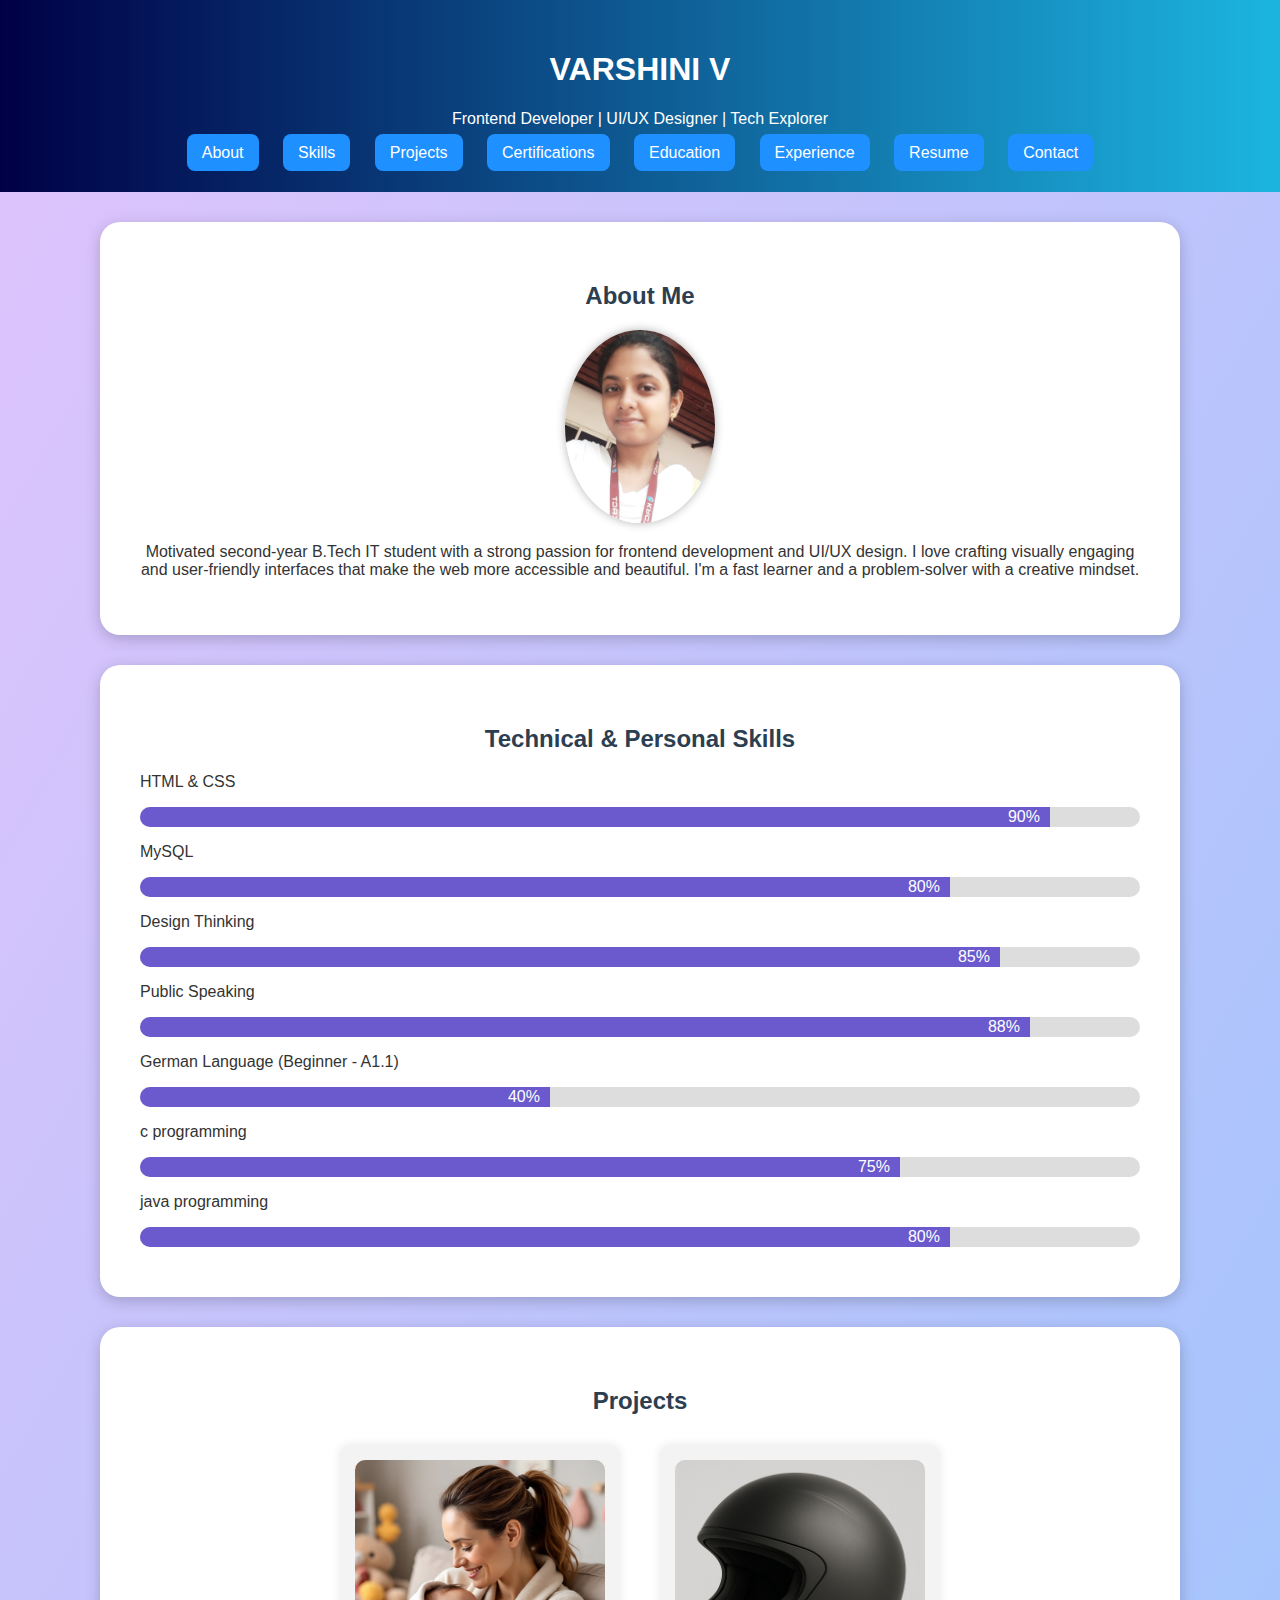
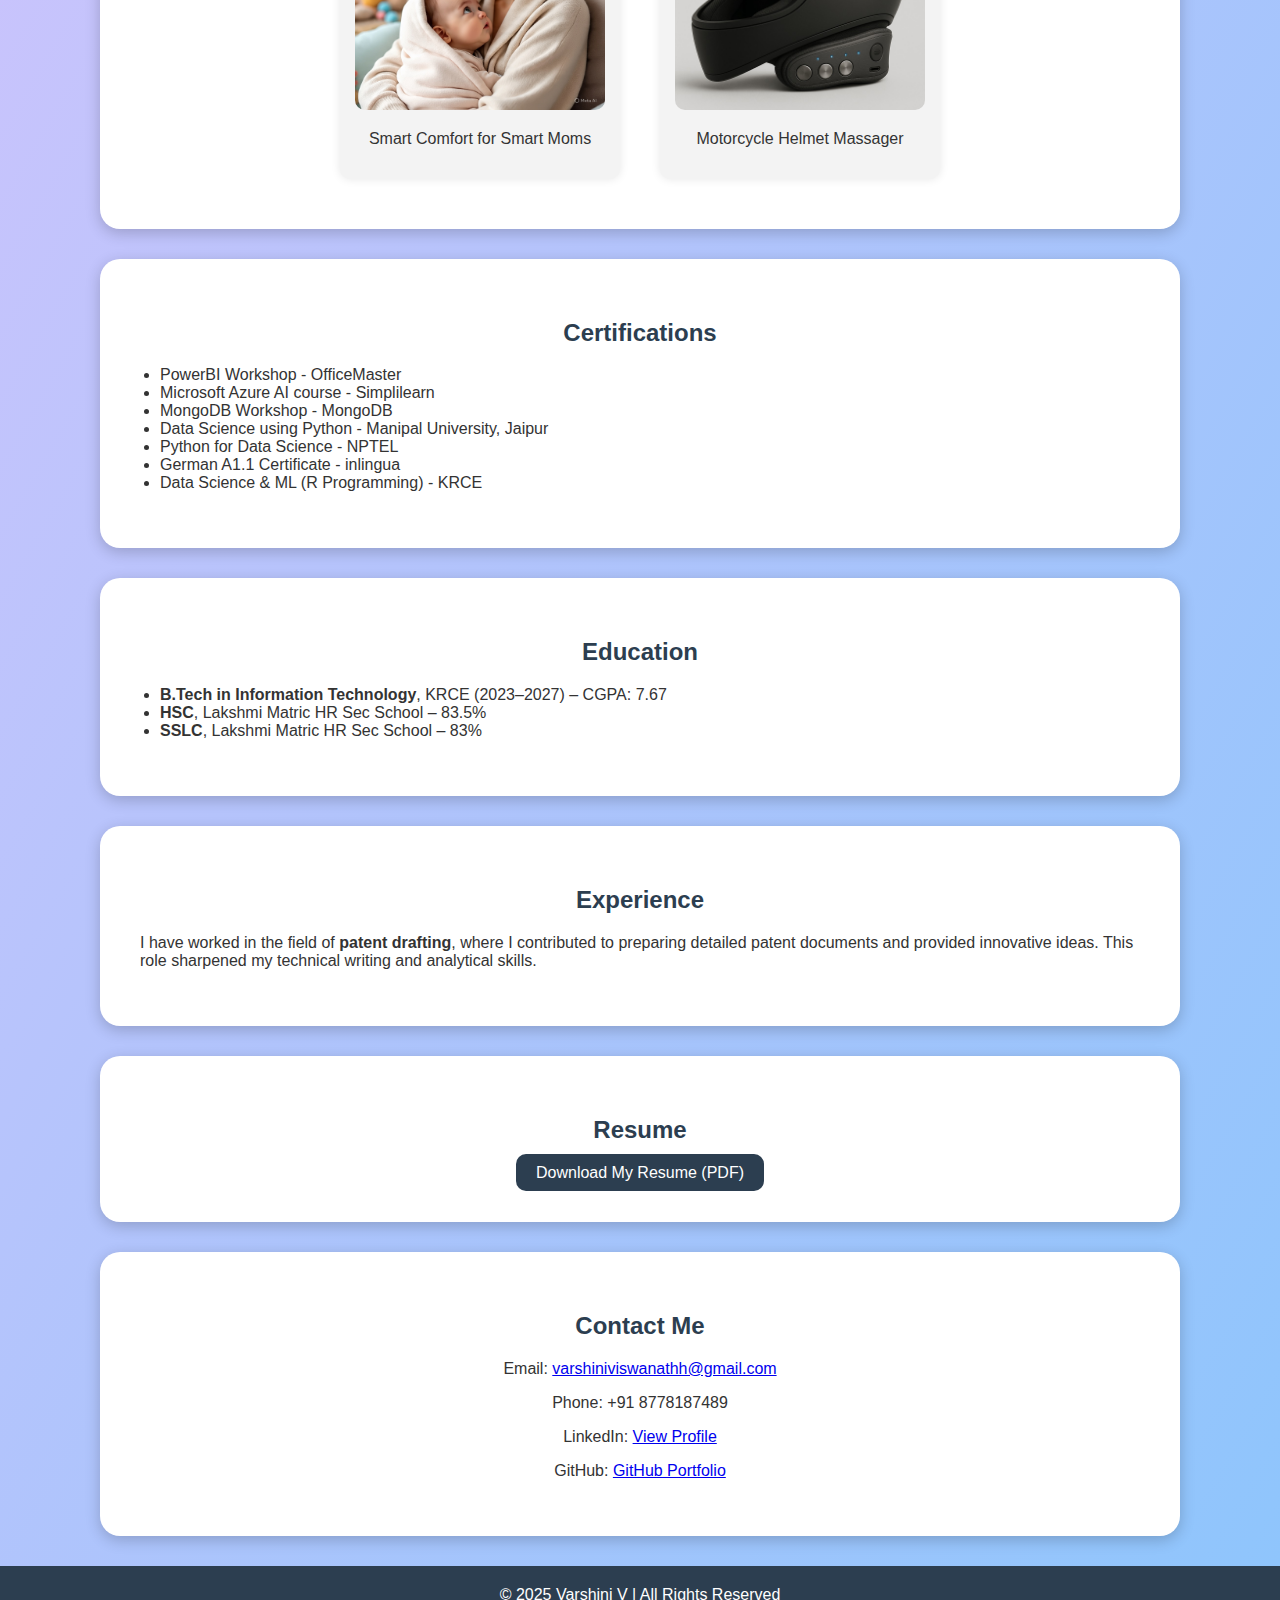
<file: index.html>
<!DOCTYPE html>
<html lang="en">
<head>
    <meta charset="UTF-8">
    <meta name="viewport" content="width=device-width, initial-scale=1.0">
    <title>Varshini V - Portfolio</title>
    <style>
        body {
            font-family: 'Segoe UI', sans-serif;
            margin: 0;
            background: linear-gradient(120deg, #e0c3fc, #8ec5fc);
            color: #333;
        }

        header {
            background: linear-gradient(to right, #000046, #1cb5e0);
            color: white;
            text-align: center;
            padding: 30px 10px;
        }

        nav a {
            text-decoration: none;
            color: white;
            margin: 0 10px;
            padding: 10px 15px;
            background-color: #1e90ff;
            border-radius: 8px;
            transition: background-color 0.3s ease;
        }

        nav a:hover {
            background-color: #005bbb;
        }

        section {
            background-color: white;
            margin: 30px auto;
            padding: 40px;
            border-radius: 20px;
            max-width: 1000px;
            box-shadow: 0 4px 15px rgba(0,0,0,0.2);
        }

        h2 {
            text-align: center;
            color: #2c3e50;
        }

        .skill-bar {
            margin: 10px 0;
        }

        .bar {
            background-color: #ddd;
            border-radius: 20px;
            overflow: hidden;
        }

        .bar span {
            display: block;
            height: 20px;
            background-color: #6a5acd;
            color: white;
            text-align: right;
            padding-right: 10px;
            line-height: 20px;
        }

        .project-card {
            background-color: #f3f3f3;
            border-radius: 10px;
            padding: 15px;
            margin: 10px;
            width: 250px;
            text-align: center;
            box-shadow: 0 0 10px rgba(0,0,0,0.1);
        }

        .project-container {
            display: flex;
            flex-wrap: wrap;
            justify-content: center;
            gap: 20px;
        }

        footer {
            background-color: #2c3e50;
            color: white;
            text-align: center;
            padding: 20px;
        }

        ul {
            padding-left: 20px;
        }

    </style>
</head>
<body>

    <!-- Header -->
    <header>
        <h1>VARSHINI V</h1>
        <p>Frontend Developer | UI/UX Designer | Tech Explorer</p>
        <nav>
            <a href="#about">About</a>
            <a href="#skills">Skills</a>
            <a href="#projects">Projects</a>
            <a href="#certifications">Certifications</a>
            <a href="#education">Education</a>
            <a href="#experience">Experience</a>
            <a href="#resume">Resume</a>
            <a href="#contact">Contact</a>
        </nav>
    </header>

    <!-- About -->
    <section id="about">
        <h2>About Me</h2>
        <img src="varshini.jpg" alt="varshini" style="width: 150px; border-radius: 50%; box-shadow: 0 0 10px rgba(0,0,0,0.3); display: block; margin: auto;">
        <p style="text-align: center; margin-top: 20px;">Motivated second-year B.Tech IT student with a strong passion for frontend development and UI/UX design. I love crafting visually engaging and user-friendly interfaces that make the web more accessible and beautiful. I'm a fast learner and a problem-solver with a creative mindset.</p>
    </section>

    <!-- Skills -->
    <section id="skills">
        <h2>Technical & Personal Skills</h2>

        <div class="skill-bar">
            <p>HTML & CSS</p>
            <div class="bar"><span style="width: 90%;">90%</span></div>
        </div>
        <div class="skill-bar">
            <p>MySQL</p>
            <div class="bar"><span style="width: 80%;">80%</span></div>
        </div>
        <div class="skill-bar">
            <p>Design Thinking</p>
            <div class="bar"><span style="width: 85%;">85%</span></div>
        </div>
        <div class="skill-bar">
            <p>Public Speaking</p>
            <div class="bar"><span style="width: 88%;">88%</span></div>
        </div>
        <div class="skill-bar">
            <p>German Language (Beginner - A1.1)</p>
            <div class="bar"><span style="width: 40%;">40%</span></div>
        </div>
        <div class="skill-bar">
            <p>c programming</p>
            <div class="bar"><span style="width: 75%;">75%</span></div>
        </div>
        <div class="skill-bar">
            <p>java programming</p>
            <div class="bar"><span style="width: 80%;">80%</span></div>
        </div>
    </section>

    <!-- Projects -->
    <section id="projects">
        <h2>Projects</h2>
        <div class="project-container">
            <div class="project-card">
                <a href="feedfit.html" target="_blank"><img src="smart gadget.jpg" alt="Project 1" style="width: 100%; border-radius: 10px;"></a>
                <p>Smart Comfort for Smart Moms</p>
            </div>
            <div class="project-card">
                <a href="MOTO.html" target="_blank"><img src="helmet massage.jpg" alt="Project 2" style="width: 100%; border-radius: 10px;"></a>
                <p>Motorcycle Helmet Massager</p>
            </div>
        </div>
    </section>

    <!-- Certifications -->
    <section id="certifications">
        <h2>Certifications</h2>
        <ul>
            <li>PowerBI Workshop - OfficeMaster</li>
            <li>Microsoft Azure AI course - Simplilearn</li>
            <li>MongoDB Workshop - MongoDB</li>
            <li>Data Science using Python - Manipal University, Jaipur</li>
            <li>Python for Data Science - NPTEL</li>
            <li>German A1.1 Certificate - inlingua</li>
            <li>Data Science & ML (R Programming) - KRCE</li>
        </ul>
    </section>

    <!-- Education -->
    <section id="education">
        <h2>Education</h2>
        <ul>
            <li><strong>B.Tech in Information Technology</strong>, KRCE (2023–2027) – CGPA: 7.67</li>
            <li><strong>HSC</strong>, Lakshmi Matric HR Sec School – 83.5%</li>
            <li><strong>SSLC</strong>, Lakshmi Matric HR Sec School – 83%</li>
        </ul>
    </section>

    <!-- Experience -->
    <section id="experience">
        <h2>Experience</h2>
        <p>I have worked in the field of <strong>patent drafting</strong>, where I contributed to preparing detailed patent documents and provided innovative ideas. This role sharpened my technical writing and analytical skills.</p>
    </section>

    <!-- Resume -->
    <section id="resume" style="text-align: center;">
        <h2>Resume</h2>
        <a href="varshini resume.pdf" download style="padding: 10px 20px; background-color: #2c3e50; color: white; text-decoration: none; border-radius: 10px;">Download My Resume (PDF)</a>
    </section>

    <!-- Contact -->
    <section id="contact" style="text-align: center;">
        <h2>Contact Me</h2>
        <p>Email: <a href="mailto:varshiniviswanathh@gmail.com">varshiniviswanathh@gmail.com</a></p>
        <p>Phone: +91 8778187489</p>
        <p>LinkedIn: <a href="https://www.linkedin.com/in/varshini-viswanath-176a7b291/" target="_blank">View Profile</a></p>
        <p>GitHub: <a href="https://github.com/V-varshin/portfolio" target="_blank">GitHub Portfolio</a></p>
    </section>

    <!-- Footer -->
    <footer>
        © 2025 Varshini V | All Rights Reserved
    </footer>

</body>
</html>
</file>
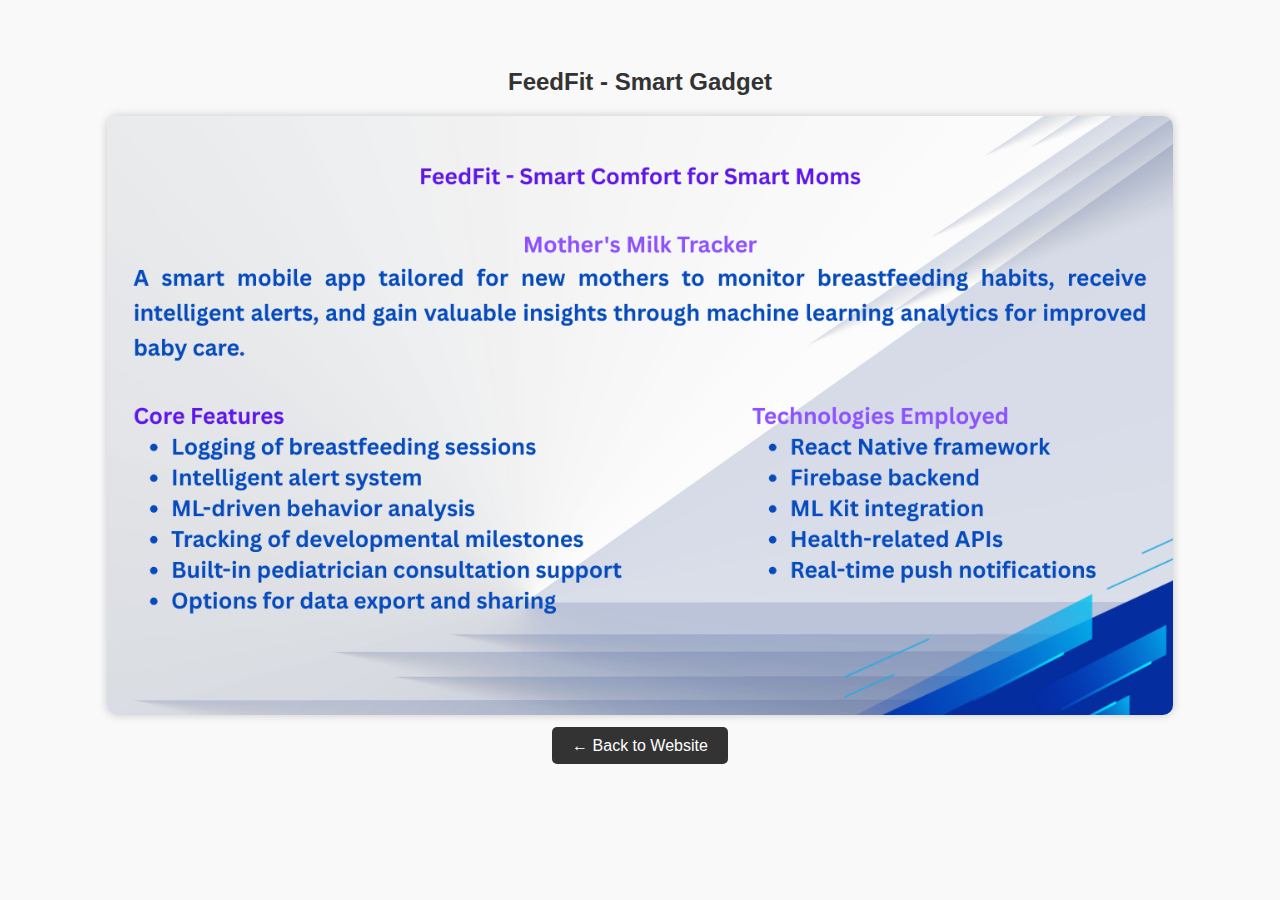
<file: FeedFit.html>
<!DOCTYPE html>
<html lang="en">
<head>
    <meta charset="UTF-8">
    <title>FeedFit - Smart Gadget</title>
</head>
<body style="text-align: center; font-family: Arial, sans-serif; background-color: #f9f9f9; padding: 40px;">
    <h2 style="color: #333;">FeedFit - Smart Gadget</h2>
    <img src="FeedFit.png" alt="FeedFit Image" style="max-width: 90%; border-radius: 10px; box-shadow: 0 0 10px rgba(0,0,0,0.2);">
    <br><br>
    <a href="index.html" style="text-decoration: none; background-color: #333; color: white; padding: 10px 20px; border-radius: 5px;">
        ← Back to Website
    </a>
</body>
</html>
</file>
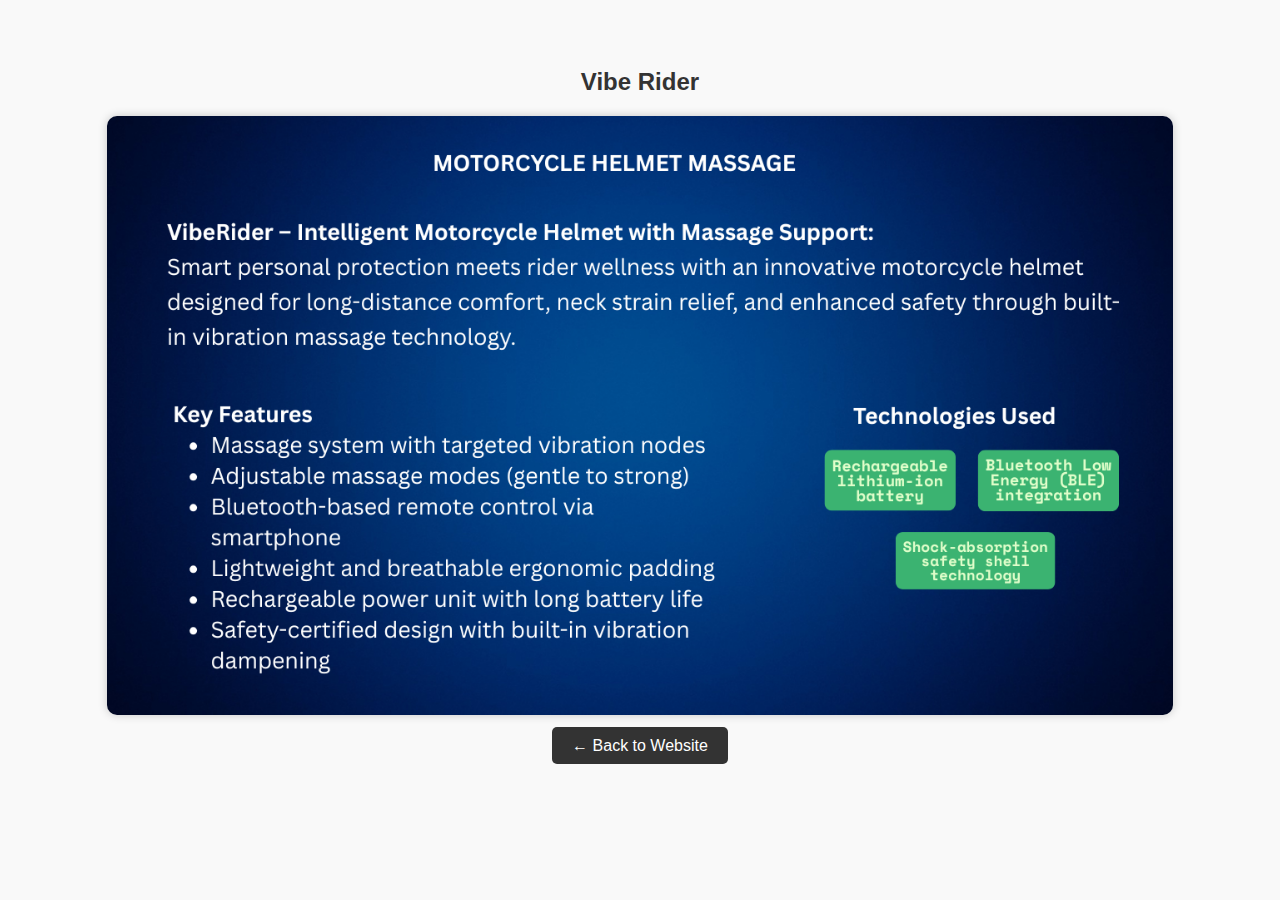
<file: MOTO.html>
<!DOCTYPE html>
<html lang="en">
<head>
    <meta charset="UTF-8">
    <title>Vibe Rider</title>
</head>
<body style="text-align: center; font-family: Arial, sans-serif; background-color: #f9f9f9; padding: 40px;">
    <h2 style="color: #333;">Vibe Rider</h2>
    <img src="MOTO.png" alt="FeedFit Image" style="max-width: 90%; border-radius: 10px; box-shadow: 0 0 10px rgba(0,0,0,0.2);">
    <br><br>
    <a href="index.html" style="text-decoration: none; background-color: #333; color: white; padding: 10px 20px; border-radius: 5px;">
        ← Back to Website
    </a>
</body>
</html>
</file>
